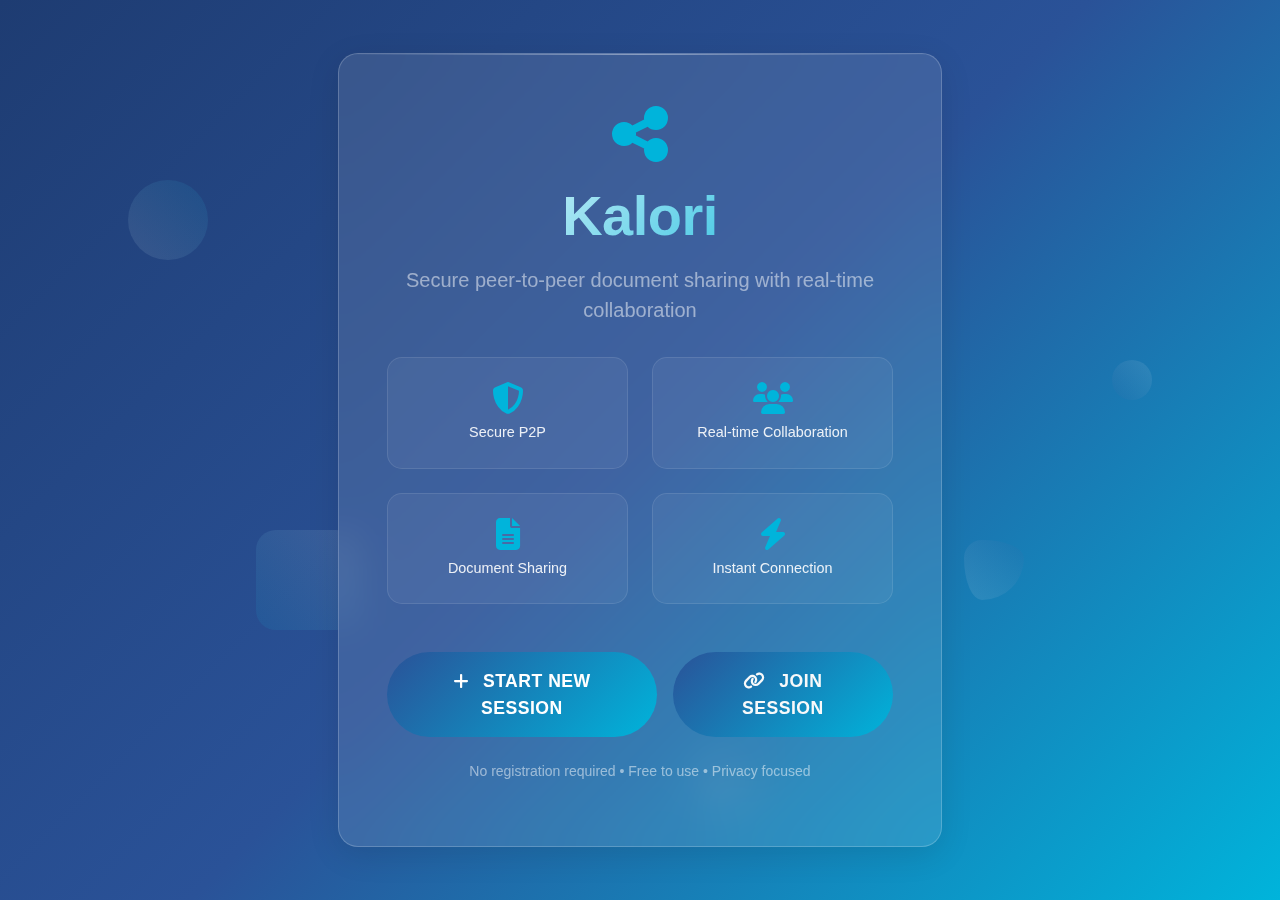
<file: public/index.html>
<!DOCTYPE html>
<html lang="en">
<head>
    <meta charset="UTF-8">
    <meta name="viewport" content="width=device-width, initial-scale=1.0">
    <title>Kalori - P2P Document Sharing</title>
    <!-- Bootstrap CSS -->
    <link href="https://cdn.jsdelivr.net/npm/bootstrap@5.3.0/dist/css/bootstrap.min.css" rel="stylesheet">
    <!-- Font Awesome -->
    <link rel="stylesheet" href="https://cdnjs.cloudflare.com/ajax/libs/font-awesome/6.4.0/css/all.min.css">
    <!-- Custom CSS -->
    <link rel="stylesheet" href="/public/landing-page.css">
</head>
<body>
    <!-- Background Animation -->
    <div class="animated-bg">
        <div class="floating-shapes">
            <div class="shape shape-1"></div>
            <div class="shape shape-2"></div>
            <div class="shape shape-3"></div>
            <div class="shape shape-4"></div>
            <div class="shape shape-5"></div>
        </div>
    </div>

    <!-- Main Content -->
    <div class="container-fluid min-vh-100 d-flex align-items-center justify-content-center">
        <div class="row justify-content-center w-100">
            <div class="col-lg-6 col-md-8 col-sm-10">
                <div class="glass-card">
                    <div class="text-center mb-4">
                        <div class="logo-container">
                            <i class="fas fa-share-alt logo-icon"></i>
                        </div>
                        <h1 class="display-4 fw-bold gradient-text mb-3">Kalori</h1>
                        <p class="lead text-white-50 mb-4">
                            Secure peer-to-peer document sharing with real-time collaboration
                        </p>
                    </div>

                    <div class="features-grid mb-5">
                        <div class="feature-item">
                            <i class="fas fa-shield-alt feature-icon"></i>
                            <span>Secure P2P</span>
                        </div>
                        <div class="feature-item">
                            <i class="fas fa-users feature-icon"></i>
                            <span>Real-time Collaboration</span>
                        </div>
                        <div class="feature-item">
                            <i class="fas fa-file-alt feature-icon"></i>
                            <span>Document Sharing</span>
                        </div>
                        <div class="feature-item">
                            <i class="fas fa-bolt feature-icon"></i>
                            <span>Instant Connection</span>
                        </div>
                    </div>

                    <div class="text-center d-flex justify-content-center gap-3 mt-4">
                        <!-- Start New Session Button -->
                        <button id="generateSessionBtn" class="btn btn-primary btn-lg gradient-btn" aria-label="Generate a New Session">
                            <i class="fas fa-plus me-2"></i>
                            Start New Session
                        </button>

                        <!-- Join Session Button -->
                        <button id="connectSessionBtn" class="btn btn-outline-light btn-lg gradient-btn" aria-label="Join an Existing Session">
                            <i class="fas fa-link me-2"></i>
                            Join Session
                        </button>
                    </div>

                    <div class="text-center mt-4">
                        <p class="text-white-50 small">
                            No registration required • Free to use • Privacy focused
                        </p>
                    </div>
                </div>
            </div>
        </div>
    </div>

    <script src="https://cdn.jsdelivr.net/npm/bootstrap@5.3.0/dist/js/bootstrap.bundle.min.js" defer></script>
    <script src="/public/landing-page.js" defer></script>
</body>
</html>
</file>
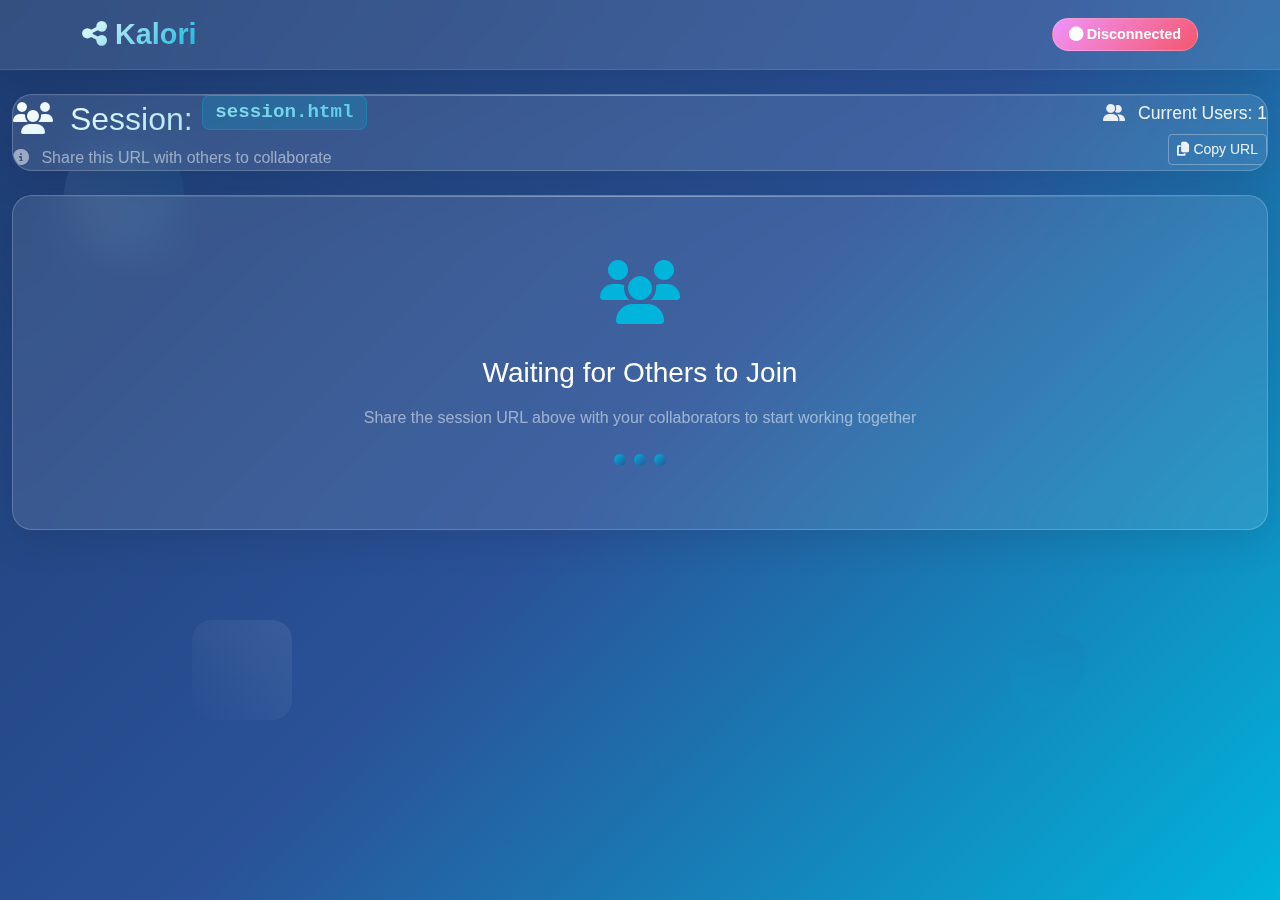
<file: public/session.html>
<!DOCTYPE html>
<html lang="en">
<head>
  <meta charset="UTF-8" />
  <meta name="viewport" content="width=device-width, initial-scale=1.0"/>
  <title>Kalori - P2P Document Sharing</title>

  <!-- Bootstrap CSS -->
  <link href="https://cdn.jsdelivr.net/npm/bootstrap@5.3.0/dist/css/bootstrap.min.css" rel="stylesheet" />
  <!-- Font Awesome -->
  <link rel="stylesheet" href="https://cdnjs.cloudflare.com/ajax/libs/font-awesome/6.4.0/css/all.min.css" />
  <!-- Custom CSS -->
  <link rel="stylesheet" href="/public/session.css" />
</head>
<body>

  <!-- Background -->
  <div class="animated-bg">
    <div class="floating-shapes">
      <div class="shape shape-1"></div>
      <div class="shape shape-2"></div>
      <div class="shape shape-3"></div>
    </div>
  </div>

  <!-- Header -->
  <nav class="navbar navbar-expand-lg glass-navbar">
    <div class="container">
      <a class="navbar-brand gradient-text fw-bold" href="/">
        <i class="fas fa-share-alt me-2"></i>Kalori
      </a>
      <div class="navbar-nav ms-auto">
        <div class="nav-item">
          <span class="badge status-badge" id="connectionStatus">
            <i class="fas fa-circle me-1"></i>Connecting...
          </span>
        </div>
      </div>
    </div>
  </nav>

  <!-- Main Content -->
  <div class="container-fluid py-4">
    <div class="row justify-content-center">
      <div class="col-12">

        <!-- Session Info -->
        <div class="glass-card mb-4">
          <div class="row align-items-center">
            <div class="col-md-6">
              <h2 class="gradient-text mb-2">
                <i class="fas fa-users me-2"></i>
                Session: <span id="sessionId" class="session-id"></span>
              </h2>
              <p class="text-white-50 mb-0">
                <i class="fas fa-info-circle me-2"></i>
                Share this URL with others to collaborate
              </p>
            </div>
            <div class="col-md-6 text-md-end">
              <div class="user-count-display">
                <i class="fas fa-user-friends me-2"></i>
                <span id="userCountDisplay">Current Users: 1</span>
              </div>
              <button class="btn btn-outline-light btn-sm mt-2" id="copyUrlBtn">
                <i class="fas fa-copy me-1"></i>Copy URL
              </button>
            </div>
          </div>
        </div>

        <!-- Waiting State -->
        <div class="glass-card text-center waiting-state" id="userNotJoinInfo">
          <div class="waiting-animation">
            <i class="fas fa-users waiting-icon"></i>
          </div>
          <h3 class="text-white mb-3">Waiting for Others to Join</h3>
          <p class="text-white-50 mb-4">
            Share the session URL above with your collaborators to start working together
          </p>
          <div class="pulse-dots">
            <span></span><span></span><span></span>
          </div>
        </div>

        <!-- Main Collaboration Area -->
        <div class="main-content" style="display: none;">
          <div class="row">
            <!-- Editor -->
            <div class="col-lg-8 mb-4">
              <div class="glass-card h-100">
                <div class="card-header">
                  <h4 class="mb-0">
                    <i class="fas fa-edit me-2"></i>Collaborative Editor
                  </h4>
                </div>
                <div class="card-body p-0">
                  <textarea id="editor" class="form-control glass-textarea"
                    placeholder="Start typing to collaborate with others in real-time..."></textarea>
                </div>
              </div>
            </div>

            <!-- File Sharing -->
            <div class="col-lg-4 mb-4">
              <div class="glass-card h-100">
                <div class="card-header">
                  <h4 class="mb-0">
                    <i class="fas fa-file-alt me-2"></i>File Sharing
                  </h4>
                </div>
                <div class="card-body">
                  <!-- Upload Area -->
                  <div class="upload-section mb-4">
                    <div class="upload-area" id="uploadArea">
                      <i class="fas fa-cloud-upload-alt upload-icon"></i>
                      <p class="mb-2">Drop files here or click to upload</p>
                      <input type="file" id="fileInput" class="d-none" multiple />
                      <button class="btn btn-primary btn-sm" id="uploadBtn">
                        <i class="fas fa-plus me-1"></i>Select Files
                      </button>
                    </div>
                  </div>

                  <!-- File Lists -->
                  <div class="file-sections">
                    <div class="mb-3">
                      <h6 class="text-white-50 mb-2">
                        <i class="fas fa-download me-2"></i>Received Files
                      </h6>
                      <div id="receivedFiles" class="file-list">
                        <div class="empty-state">
                          <i class="fas fa-inbox"></i>
                          <span>No files received yet</span>
                        </div>
                      </div>
                    </div>

                    <div>
                      <h6 class="text-white-50 mb-2">
                        <i class="fas fa-upload me-2"></i>Sent Files
                      </h6>
                      <div id="sentFiles" class="file-list">
                        <div class="empty-state">
                          <i class="fas fa-paper-plane"></i>
                          <span>No files sent yet</span>
                        </div>
                      </div>
                    </div>
                  </div> <!-- end .file-sections -->
                </div> <!-- end .card-body -->
              </div> <!-- end .glass-card -->
            </div>
          </div> <!-- end .row -->
        </div> <!-- end .main-content -->

      </div> <!-- end .col-12 -->
    </div> <!-- end .row -->
  </div> <!-- end .container-fluid -->

  <!-- Toasts -->
  <div class="toast-container position-fixed bottom-0 end-0 p-3">
    <div id="successToast" class="toast" role="alert">
      <div class="toast-header">
        <i class="fas fa-check-circle text-success me-2"></i>
        <strong class="me-auto">Success</strong>
        <button type="button" class="btn-close" data-bs-dismiss="toast"></button>
      </div>
      <div class="toast-body"></div>
    </div>

    <div id="errorToast" class="toast" role="alert">
      <div class="toast-header">
        <i class="fas fa-exclamation-circle text-danger me-2"></i>
        <strong class="me-auto">Error</strong>
        <button type="button" class="btn-close" data-bs-dismiss="toast"></button>
      </div>
      <div class="toast-body"></div>
    </div>
  </div>

  <!-- Bootstrap & JS -->
  <script src="https://cdn.jsdelivr.net/npm/bootstrap@5.3.0/dist/js/bootstrap.bundle.min.js"></script>
  <script src="/public/session.js"></script>
</body>
</html>
</file>
<file: public/landing-page.css>
/* Custom CSS Variables */
:root {
    --primary-gradient: linear-gradient(135deg, #1e3c72 0%, #2a5298 50%, #00b4db 100%);
    --secondary-gradient: linear-gradient(135deg, #667eea 0%, #764ba2 100%);
    --accent-gradient: linear-gradient(135deg, #f093fb 0%, #f5576c 100%);
    --glass-bg: rgba(255, 255, 255, 0.1);
    --glass-border: rgba(255, 255, 255, 0.2);
    --text-light: rgba(255, 255, 255, 0.9);
    --text-muted: rgba(255, 255, 255, 0.6);
}

/* Base Styles */
* {
    margin: 0;
    padding: 0;
    box-sizing: border-box;
}

body {
    font-family: 'Segoe UI', Tahoma, Geneva, Verdana, sans-serif;
    background: var(--primary-gradient);
    min-height: 100vh;
    overflow-x: hidden;
    position: relative;
}

/* Animated Background */
.animated-bg {
    position: fixed;
    top: 0;
    left: 0;
    width: 100%;
    height: 100%;
    z-index: -1;
    background: var(--primary-gradient);
}

.floating-shapes {
    position: absolute;
    width: 100%;
    height: 100%;
    overflow: hidden;
}

.shape {
    position: absolute;
    opacity: 0.1;
    animation: float 20s infinite ease-in-out;
}

.shape-1 {
    width: 80px;
    height: 80px;
    background: linear-gradient(45deg, #fff, #00b4db);
    border-radius: 50%;
    top: 20%;
    left: 10%;
    animation-delay: 0s;
}

.shape-2 {
    width: 60px;
    height: 60px;
    background: linear-gradient(45deg, #fff, #2a5298);
    border-radius: 30% 70% 70% 30% / 30% 30% 70% 70%;
    top: 60%;
    right: 20%;
    animation-delay: 5s;
}

.shape-3 {
    width: 100px;
    height: 100px;
    background: linear-gradient(45deg, #00b4db, #fff);
    border-radius: 20px;
    bottom: 30%;
    left: 20%;
    animation-delay: 10s;
}

.shape-4 {
    width: 40px;
    height: 40px;
    background: linear-gradient(45deg, #2a5298, #fff);
    border-radius: 50%;
    top: 40%;
    right: 10%;
    animation-delay: 15s;
}

.shape-5 {
    width: 70px;
    height: 70px;
    background: linear-gradient(45deg, #fff, #1e3c72);
    border-radius: 50% 20% 50% 20%;
    bottom: 10%;
    right: 40%;
    animation-delay: 8s;
}

@keyframes float {
    0%, 100% {
        transform: translateY(0px) rotate(0deg);
    }
    25% {
        transform: translateY(-20px) rotate(5deg);
    }
    50% {
        transform: translateY(-10px) rotate(-5deg);
    }
    75% {
        transform: translateY(-30px) rotate(10deg);
    }
}

/* Glass Card Effect */
.glass-card {
    background: var(--glass-bg);
    backdrop-filter: blur(20px);
    border: 1px solid var(--glass-border);
    border-radius: 20px;
    padding: 3rem;
    box-shadow: 0 8px 32px rgba(0, 0, 0, 0.1);
    position: relative;
    overflow: hidden;
}

.glass-card::before {
    content: '';
    position: absolute;
    top: 0;
    left: 0;
    right: 0;
    height: 1px;
    background: linear-gradient(90deg, transparent, rgba(255, 255, 255, 0.4), transparent);
}

/* Logo and Text Styles */
.logo-container {
    margin-bottom: 1rem;
}

.logo-icon {
    font-size: 4rem;
    color: #00b4db;
    animation: pulse 2s ease-in-out infinite;
}

@keyframes pulse {
    0%, 100% {
        transform: scale(1);
    }
    50% {
        transform: scale(1.05);
    }
}

.gradient-text {
    background: linear-gradient(135deg, #fff 0%, #00b4db 100%);
    -webkit-background-clip: text;
    -webkit-text-fill-color: transparent;
    background-clip: text;
    font-weight: 700;
    letter-spacing: -0.5px;
}

/* Features Grid */
.features-grid {
    display: grid;
    grid-template-columns: repeat(2, 1fr);
    gap: 1.5rem;
    margin: 2rem 0;
}

.feature-item {
    display: flex;
    flex-direction: column;
    align-items: center;
    text-align: center;
    padding: 1.5rem;
    background: rgba(255, 255, 255, 0.05);
    border-radius: 15px;
    border: 1px solid rgba(255, 255, 255, 0.1);
    transition: all 0.3s ease;
}

.feature-item:hover {
    transform: translateY(-5px);
    background: rgba(255, 255, 255, 0.1);
    box-shadow: 0 10px 25px rgba(0, 0, 0, 0.1);
}

.feature-icon {
    font-size: 2rem;
    color: #00b4db;
    margin-bottom: 0.5rem;
}

.feature-item span {
    color: var(--text-light);
    font-size: 0.9rem;
    font-weight: 500;
}

/* Button Styles */
.gradient-btn {
    background: linear-gradient(135deg, #2a5298 0%, #00b4db 100%);
    border: none;
    border-radius: 50px;
    padding: 1rem 2.5rem;
    font-weight: 600;
    font-size: 1.1rem;
    text-transform: uppercase;
    letter-spacing: 0.5px;
    transition: all 0.3s ease;
    position: relative;
    overflow: hidden;
}

.gradient-btn::before {
    content: '';
    position: absolute;
    top: 0;
    left: -100%;
    width: 100%;
    height: 100%;
    background: linear-gradient(90deg, transparent, rgba(255, 255, 255, 0.2), transparent);
    transition: left 0.5s ease;
}

.gradient-btn:hover::before {
    left: 100%;
}

.gradient-btn:hover {
    transform: translateY(-2px);
    box-shadow: 0 10px 30px rgba(0, 180, 219, 0.3);
    background: linear-gradient(135deg, #1e3c72 0%, #2a5298 100%);
}

.gradient-btn:active {
    transform: translateY(0);
}

/* Responsive Design */
@media (max-width: 768px) {
    .glass-card {
        padding: 2rem;
        margin: 1rem;
    }
    
    .features-grid {
        grid-template-columns: 1fr;
        gap: 1rem;
    }
    
    .logo-icon {
        font-size: 3rem;
    }
    
    .display-4 {
        font-size: 2.5rem;
    }
    
    .gradient-btn {
        padding: 0.8rem 2rem;
        font-size: 1rem;
    }
}

@media (max-width: 480px) {
    .glass-card {
        padding: 1.5rem;
    }
    
    .feature-item {
        padding: 1rem;
    }
    
    .feature-icon {
        font-size: 1.5rem;
    }
    
    .feature-item span {
        font-size: 0.8rem;
    }
}

/* Custom Scrollbar */
::-webkit-scrollbar {
    width: 8px;
}

::-webkit-scrollbar-track {
    background: rgba(255, 255, 255, 0.1);
}

::-webkit-scrollbar-thumb {
    background: linear-gradient(135deg, #2a5298, #00b4db);
    border-radius: 4px;
}

::-webkit-scrollbar-thumb:hover {
    background: linear-gradient(135deg, #1e3c72, #2a5298);
}
</file>
<file: public/session.css>
/* Session Page CSS - Kalori P2P Document Sharing */
:root {
    --primary-gradient: linear-gradient(135deg, #1e3c72 0%, #2a5298 50%, #00b4db 100%);
    --secondary-gradient: linear-gradient(135deg, #667eea 0%, #764ba2 100%);
    --accent-gradient: linear-gradient(135deg, #00b4db 0%, #0083b0 100%);
    --success-gradient: linear-gradient(135deg, #11998e 0%, #38ef7d 100%);
    --warning-gradient: linear-gradient(135deg, #f093fb 0%, #f5576c 100%);
    --glass-bg: rgba(255, 255, 255, 0.1);
    --glass-border: rgba(255, 255, 255, 0.2);
    --glass-hover: rgba(255, 255, 255, 0.15);
    --text-light: rgba(255, 255, 255, 0.9);
    --text-muted: rgba(255, 255, 255, 0.6);
    --shadow-lg: 0 10px 40px rgba(0, 0, 0, 0.1);
    --shadow-xl: 0 20px 60px rgba(0, 0, 0, 0.15);
}

.main-content {
  display: block;
  padding-top: 2rem;
}

#editor {
  width: 100%;
  height: 250px;
  resize: vertical;
  padding: 1rem;
  font-size: 1rem;
  border-radius: 0.5rem;
  border: 1px solid rgba(255, 255, 255, 0.1);
  background: rgba(255, 255, 255, 0.05);
  color: var(--text-light);
}

.upload-area.dragover {
  border-color: #00b4db;
  background: rgba(0, 180, 219, 0.1);
  color: #00b4db;
  transform: scale(1.02);
}

.file-list {
  max-height: 250px;
  overflow-y: auto;
  padding: 0.5rem 0;
}

/* Base Styles */
* {
    margin: 0;
    padding: 0;
    box-sizing: border-box;
}

body {
    font-family: 'Segoe UI', Tahoma, Geneva, Verdana, sans-serif;
    background: var(--primary-gradient);
    min-height: 100vh;
    overflow-x: hidden;
    position: relative;
}

/* Animated Background */
.animated-bg {
    position: fixed;
    top: 0;
    left: 0;
    width: 100%;
    height: 100%;
    z-index: -1;
    background: var(--primary-gradient);
}

.floating-shapes {
    position: absolute;
    width: 100%;
    height: 100%;
    overflow: hidden;
}

.shape {
    position: absolute;
    opacity: 0.08;
    animation: float 25s infinite ease-in-out;
}

.shape-1 {
    width: 120px;
    height: 120px;
    background: linear-gradient(45deg, #fff, #00b4db);
    border-radius: 50%;
    top: 15%;
    left: 5%;
    animation-delay: 0s;
}

.shape-2 {
    width: 80px;
    height: 80px;
    background: linear-gradient(45deg, #00b4db, #2a5298);
    border-radius: 30% 70% 70% 30% / 30% 30% 70% 70%;
    top: 70%;
    right: 15%;
    animation-delay: 8s;
}

.shape-3 {
    width: 100px;
    height: 100px;
    background: linear-gradient(45deg, #2a5298, #fff);
    border-radius: 20px;
    bottom: 20%;
    left: 15%;
    animation-delay: 12s;
}

@keyframes float {
    0%, 100% {
        transform: translateY(0px) rotate(0deg) scale(1);
    }
    25% {
        transform: translateY(-30px) rotate(5deg) scale(1.1);
    }
    50% {
        transform: translateY(-15px) rotate(-5deg) scale(0.9);
    }
    75% {
        transform: translateY(-40px) rotate(10deg) scale(1.05);
    }
}

/* Glass Navigation */
.glass-navbar {
    background: rgba(255, 255, 255, 0.1);
    backdrop-filter: blur(20px);
    border-bottom: 1px solid rgba(255, 255, 255, 0.1);
    box-shadow: var(--shadow-lg);
}

.navbar-brand {
    font-size: 1.8rem;
    font-weight: 700;
}

.gradient-text {
    background: linear-gradient(135deg, #fff 0%, #00b4db 100%);
    -webkit-background-clip: text;
    -webkit-text-fill-color: transparent;
    background-clip: text;
}

/* Status Badge */
.status-badge {
    background: var(--glass-bg);
    border: 1px solid var(--glass-border);
    backdrop-filter: blur(10px);
    padding: 0.5rem 1rem;
    border-radius: 20px;
    font-size: 0.9rem;
    transition: all 0.3s ease;
}

.status-badge.connected {
    background: var(--success-gradient);
    color: white;
    animation: pulse-success 2s infinite;
}

.status-badge.disconnected {
    background: var(--warning-gradient);
    color: white;
    animation: pulse-warning 2s infinite;
}

@keyframes pulse-success {
    0%, 100% { opacity: 1; }
    50% { opacity: 0.7; }
}

@keyframes pulse-warning {
    0%, 100% { opacity: 1; }
    50% { opacity: 0.8; }
}

/* Glass Cards */
.glass-card {
    background: var(--glass-bg);
    backdrop-filter: blur(20px);
    border: 1px solid var(--glass-border);
    border-radius: 20px;
    box-shadow: var(--shadow-lg);
    position: relative;
    overflow: hidden;
    transition: all 0.3s ease;
}

.glass-card:hover {
    background: var(--glass-hover);
    transform: translateY(-2px);
    box-shadow: var(--shadow-xl);
}

.glass-card::before {
    content: '';
    position: absolute;
    top: 0;
    left: 0;
    right: 0;
    height: 1px;
    background: linear-gradient(90deg, transparent, rgba(255, 255, 255, 0.4), transparent);
}

.glass-card .card-header {
    background: rgba(255, 255, 255, 0.05);
    border-bottom: 1px solid rgba(255, 255, 255, 0.1);
    padding: 1.5rem;
    color: var(--text-light);
}

.glass-card .card-body {
    padding: 1.5rem;
}

/* Session ID Display */
.session-id {
    font-family: 'Courier New', monospace;
    font-size: 1.2rem;
    padding: 0.3rem 0.8rem;
    background: rgba(0, 180, 219, 0.2);
    border-radius: 8px;
    border: 1px solid rgba(0, 180, 219, 0.3);
    color: #00b4db;
    font-weight: 600;
    white-space: nowrap;              /* prevents wrapping */
    overflow-x: auto;                 /* allows scrolling if needed */
    text-overflow: ellipsis;         /* optional: adds "..." if hidden */
    display: inline-block;
    max-width: 100%;
}

.session-id::-webkit-scrollbar {
    height: 4px;
}

.session-id::-webkit-scrollbar-thumb {
    background: var(--accent-gradient);
    border-radius: 2px;
}


/* User Count Display */
.user-count-display {
    color: var(--text-light);
    font-size: 1.1rem;
    font-weight: 500;
}

/* Waiting State */
.waiting-state {
    padding: 4rem 2rem;
    text-align: center;
}

.waiting-animation {
    margin-bottom: 2rem;
}

.waiting-icon {
    font-size: 4rem;
    color: #00b4db;
    animation: waiting-pulse 2s ease-in-out infinite;
}

@keyframes waiting-pulse {
    0%, 100% {
        transform: scale(1);
        opacity: 0.7;
    }
    50% {
        transform: scale(1.1);
        opacity: 1;
    }
}

/* Pulse Dots */
.pulse-dots {
    display: flex;
    justify-content: center;
    align-items: center;
    gap: 0.5rem;
}

.pulse-dots span {
    width: 12px;
    height: 12px;
    border-radius: 50%;
    background: linear-gradient(135deg, #00b4db, #2a5298);
    animation: pulse-dot 1.5s ease-in-out infinite;
}

.pulse-dots span:nth-child(1) { animation-delay: 0s; }
.pulse-dots span:nth-child(2) { animation-delay: 0.2s; }
.pulse-dots span:nth-child(3) { animation-delay: 0.4s; }

@keyframes pulse-dot {
    0%, 60%, 100% {
        transform: scale(1);
        opacity: 0.7;
    }
    30% {
        transform: scale(1.3);
        opacity: 1;
    }
}

/* Text Editor */
.glass-textarea {
    background: rgba(255, 255, 255, 0.05);
    border: 1px solid rgba(255, 255, 255, 0.1);
    border-radius: 15px;
    color: var(--text-light);
    font-size: 1rem;
    line-height: 1.6;
    resize: none;
    min-height: 400px;
    padding: 1.5rem;
    backdrop-filter: blur(10px);
    transition: all 0.3s ease;
}

.glass-textarea:focus {
    outline: none;
    border-color: rgba(0, 180, 219, 0.5);
    box-shadow: 0 0 0 3px rgba(0, 180, 219, 0.1);
    background: rgba(255, 255, 255, 0.08);
}

.glass-textarea::placeholder {
    color: var(--text-muted);
}

/* File Upload Area */
.upload-area {
    border: 2px dashed rgba(255, 255, 255, 0.3);
    border-radius: 15px;
    padding: 2rem;
    text-align: center;
    color: var(--text-muted);
    transition: all 0.3s ease;
    cursor: pointer;
}

.upload-area:hover {
    border-color: rgba(0, 180, 219, 0.5);
    background: rgba(0, 180, 219, 0.05);
    color: var(--text-light);
}

.upload-area.dragover {
    border-color: #00b4db;
    background: rgba(0, 180, 219, 0.1);
    color: #00b4db;
    transform: scale(1.02);
}

.upload-icon {
    font-size: 2.5rem;
    margin-bottom: 1rem;
    color: #00b4db;
}

/* File Lists */
.file-list {
    max-height: 300px;
    overflow-y: auto;
    padding: 0.5rem 0;
}

.file-item {
    display: flex;
    align-items: center;
    justify-content: space-between;
    padding: 0.8rem;
    background: rgba(255, 255, 255, 0.05);
    border-radius: 10px;
    margin-bottom: 0.5rem;
    transition: all 0.3s ease;
    border: 1px solid rgba(255, 255, 255, 0.1);
}

.file-item:hover {
    background: rgba(255, 255, 255, 0.1);
    transform: translateX(5px);
}

.file-info {
    display: flex;
    align-items: center;
    flex: 1;
}

.file-icon {
    font-size: 1.2rem;
    margin-right: 0.8rem;
    color: #00b4db;
}

.file-details {
    flex: 1;
}

.file-name {
    color: var(--text-light);
    font-size: 0.9rem;
    font-weight: 500;
    margin-bottom: 0.2rem;
}

.file-size {
    color: var(--text-muted);
    font-size: 0.75rem;
}

.file-actions {
    display: flex;
    gap: 0.5rem;
}

.file-action-btn {
    padding: 0.3rem 0.6rem;
    border: none;
    border-radius: 6px;
    background: #00b4db; /* Stronger button */
    color: white; /* Better contrast */
    font-size: 0.75rem;
    transition: all 0.3s ease;
    cursor: pointer;
}

.file-action-btn:hover {
    background: #009ec2;
    transform: translateY(-1px);
}


/* Empty State */
.empty-state {
    text-align: center;
    padding: 2rem 1rem;
    color: var(--text-muted);
    font-size: 0.9rem;
}

.empty-state i {
    font-size: 2rem;
    margin-bottom: 0.5rem;
    display: block;
    opacity: 0.5;
}

/* Progress Bar */
.progress-bar {
    height: 4px;
    background: var(--accent-gradient);
    border-radius: 2px;
    margin-top: 0.5rem;
    overflow: hidden;
}

.progress-fill {
    height: 100%;
    background: linear-gradient(90deg, #00b4db, #fff);
    border-radius: 2px;
    transition: width 0.3s ease;
}

/* Buttons */
.btn-outline-light {
    border-color: rgba(255, 255, 255, 0.3);
    color: var(--text-light);
    transition: all 0.3s ease;
}

.btn-outline-light:hover {
    background: rgba(255, 255, 255, 0.1);
    border-color: rgba(255, 255, 255, 0.5);
    color: white;
    transform: translateY(-2px);
}

.btn-primary {
    background: var(--accent-gradient);
    border: none;
    border-radius: 8px;
    padding: 0.5rem 1rem;
    font-weight: 500;
    transition: all 0.3s ease;
}

.btn-primary:hover {
    background: linear-gradient(135deg, #0083b0 0%, #005f7a 100%);
    transform: translateY(-2px);
    box-shadow: 0 5px 15px rgba(0, 180, 219, 0.3);
}

/* Toast Styling */
.toast {
    background: var(--glass-bg);
    backdrop-filter: blur(20px);
    border: 1px solid var(--glass-border);
    border-radius: 15px;
    box-shadow: var(--shadow-lg);
}

.toast-header {
    background: rgba(255, 255, 255, 0.05);
    border-bottom: 1px solid rgba(255, 255, 255, 0.1);
    color: var(--text-light);
}

.toast-body {
    color: var(--text-light);
}

/* Responsive Design */
@media (max-width: 768px) {
    .glass-card {
        margin: 0.5rem;
    }
    
    .glass-card .card-header,
    .glass-card .card-body {
        padding: 1rem;
    }
    
    .glass-textarea {
        min-height: 300px;
    }
    
    .waiting-state {
        padding: 2rem 1rem;
    }
    
    .waiting-icon {
        font-size: 3rem;
    }
    
    .session-id {
        font-size: 1rem;
    }
}

@media (max-width: 576px) {
    .upload-area {
        padding: 1.5rem;
    }
    
    .file-item {
        flex-direction: column;
        align-items: flex-start;
        gap: 0.5rem;
    }
    
    .file-actions {
        width: 100%;
        justify-content: flex-end;
    }
    
    .navbar-brand {
        font-size: 1.5rem;
    }
}

/* Custom Scrollbar */
::-webkit-scrollbar {
    width: 8px;
}

::-webkit-scrollbar-track {
    background: rgba(255, 255, 255, 0.05);
    border-radius: 4px;
}

::-webkit-scrollbar-thumb {
    background: var(--accent-gradient);
    border-radius: 4px;
}

::-webkit-scrollbar-thumb:hover {
    background: linear-gradient(135deg, #0083b0, #005f7a);
}

/* Animation Classes */
.fade-in {
    animation: fadeIn 0.6s ease-in-out;
}

@keyframes fadeIn {
    from {
        opacity: 0;
        transform: translateY(20px);
    }
    to {
        opacity: 1;
        transform: translateY(0);
    }
}

.slide-in {
    animation: slideIn 0.5s ease-out;
}

@keyframes slideIn {
    from {
        transform: translateX(-100%);
        opacity: 0;
    }
    to {
        transform: translateX(0);
        opacity: 1;
    }
}
</file>
